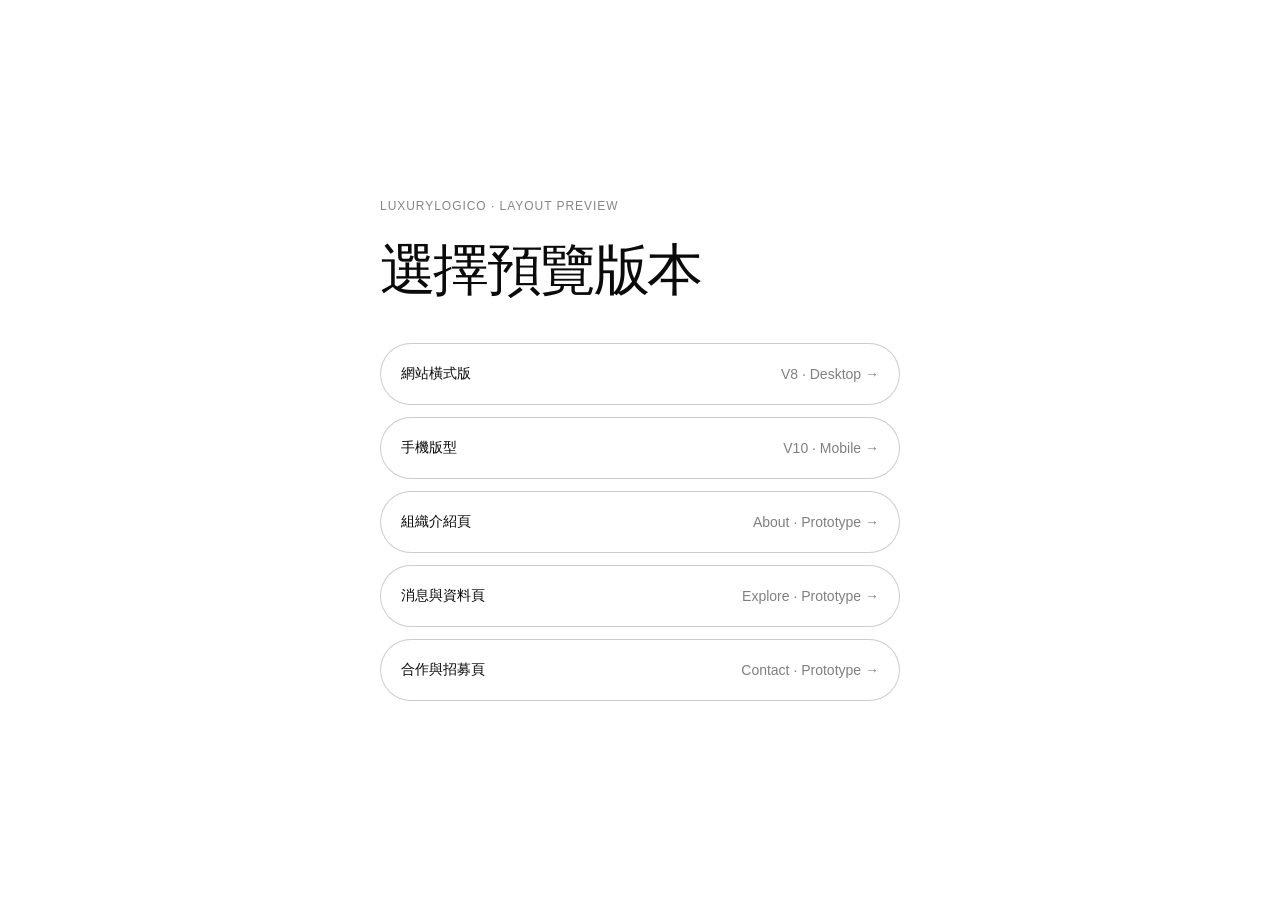
<file: index.html>
<!doctype html>
<html lang="zh-Hant">
<head>
  <meta charset="utf-8">
  <meta name="viewport" content="width=device-width,initial-scale=1,viewport-fit=cover">
  <meta name="theme-color" content="#050505">
  <title>朗機工官網_搜尋頁_測試</title>
  <meta property="og:title" content="朗機工官網_搜尋頁_測試">
  <meta property="og:description" content="LuxuryLogico 搜尋頁與組織介紹互動預覽">
  <meta property="og:type" content="website">
  <style>
    *{box-sizing:border-box}
    html,body{margin:0;min-height:100%;background:#050505;color:#f5f5f7;font-family:-apple-system,BlinkMacSystemFont,"SF Pro Text","Helvetica Neue",sans-serif}
    body{min-height:100svh;display:grid;place-items:center;padding:max(28px,env(safe-area-inset-top)) 24px max(28px,env(safe-area-inset-bottom))}
    main{width:min(520px,100%)}
    p{margin:0 0 28px;color:rgba(255,255,255,.48);font-size:12px;letter-spacing:.08em;text-transform:uppercase}
    h1{margin:0 0 44px;font-size:clamp(32px,10vw,56px);font-weight:400;line-height:1.02;letter-spacing:-.045em}
    nav{display:grid;gap:12px}
    a{display:flex;align-items:center;justify-content:space-between;min-height:62px;padding:0 20px;border:1px solid rgba(255,255,255,.18);border-radius:999px;color:#fff;text-decoration:none;font-size:14px;transition:.25s ease}
    a:active{transform:scale(.98);background:rgba(255,255,255,.08)}
    span{color:rgba(255,255,255,.55)}
  </style>
<link rel="stylesheet" href="light-theme.css">
  <style>
    .preview-index p{color:rgba(0,0,0,.48)!important}
    .preview-index nav{display:grid!important;gap:12px!important}
    .preview-index nav a{display:flex!important;align-items:center!important;justify-content:space-between!important;min-height:62px!important;padding:0 20px!important;border:1px solid rgba(0,0,0,.2)!important;border-radius:999px!important;color:#0a0a0a!important;background:#fff!important;text-decoration:none!important;pointer-events:auto!important}
    .preview-index nav a span{color:rgba(0,0,0,.5)!important}
    .preview-index nav a:hover,.preview-index nav a:active{background:#f2f2f2!important;border-color:rgba(0,0,0,.48)!important}
  </style>
</head>
<body class="preview-index">
  <main>
    <p>LuxuryLogico · Layout Preview</p>
    <h1>選擇預覽版本</h1>
    <nav>
      <a href="left.html">網站橫式版 <span>V8 · Desktop →</span></a>
      <a href="central.html">手機版型 <span>V10 · Mobile →</span></a>
      <a href="organization.html">組織介紹頁 <span>About · Prototype →</span></a>
      <a href="explore.html">消息與資料頁 <span>Explore · Prototype →</span></a>
      <a href="contact.html">合作與招募頁 <span>Contact · Prototype →</span></a>
    </nav>
  </main>
</body>
</html>
</file>
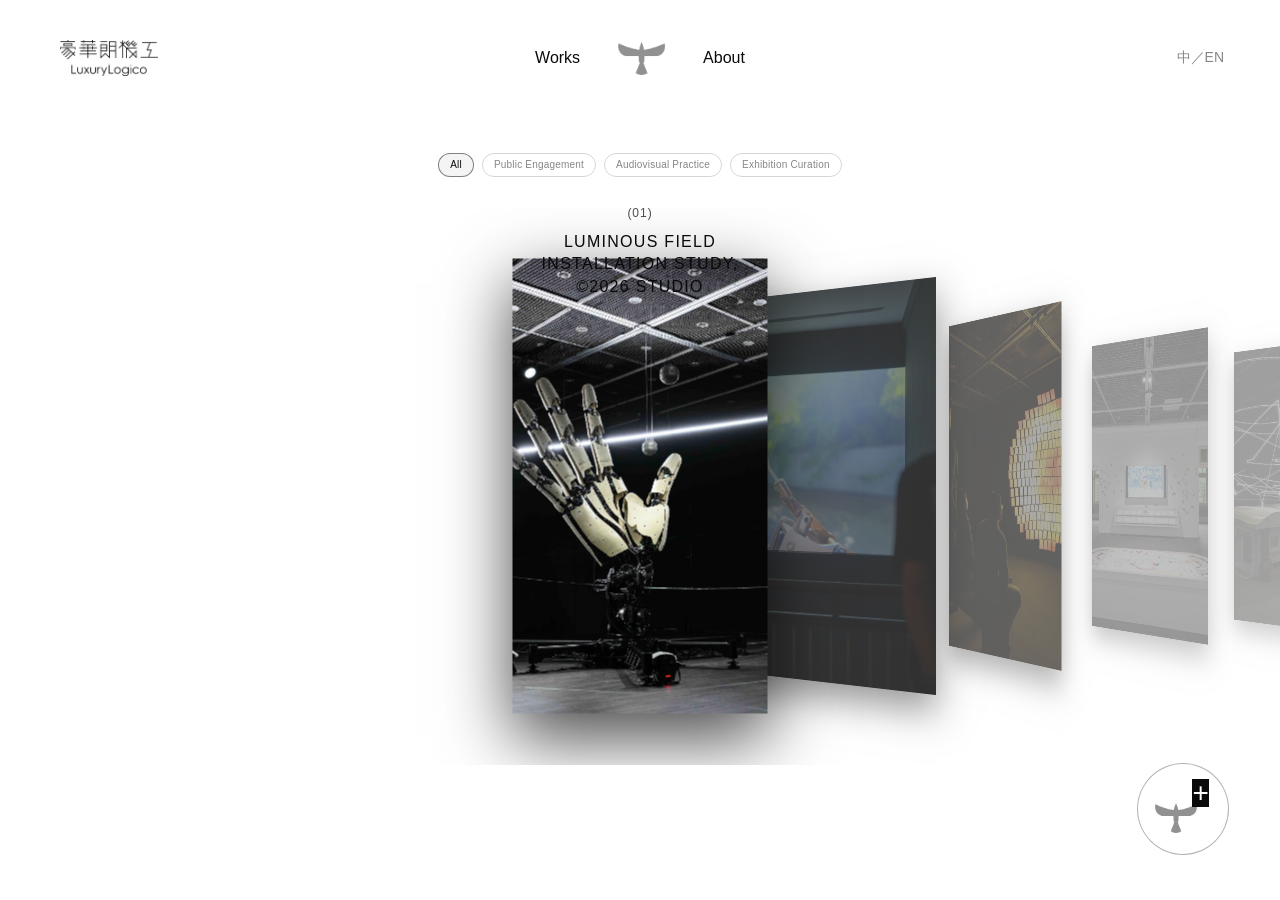
<file: central.html>
<!DOCTYPE html>
<html lang="zh-Hant">
<head>
<meta charset="UTF-8">
<meta name="viewport" content="width=device-width,initial-scale=1">
<title>LuxuryLogico — AI Explore Prototype</title>
<style>
*{box-sizing:border-box}
html,body{margin:0;width:100%;height:100%;overflow:hidden;background:#050505;color:#f4f4f4;font-family:Arial,"Noto Sans TC",sans-serif}
body{position:relative}
header{position:fixed;inset:0 0 auto;height:76px;display:flex;align-items:center;justify-content:space-between;padding:40px 56px 0 60px;z-index:50;background:linear-gradient(#000e,#0000)}
.brand{display:flex;align-items:center}.brand img{width:98px;height:auto;display:block}
nav{position:absolute;left:50%;transform:translateX(-50%);display:flex;gap:38px;align-items:center;font-size:16px;font-weight:200}
.nav-bird{width:47px;height:33px;object-fit:contain;cursor:pointer}
.language{font-size:14px;font-weight:300}
main{width:100%;height:100vh;position:relative;display:flex;align-items:center}
.project-info{position:absolute;left:50%;top:17vh;transform:translateX(-50%);width:min(70vw,900px);z-index:10;text-align:center;font-family:Arial,"Noto Sans TC",sans-serif;pointer-events:none}
.project-number{display:block;font-size:12px;font-weight:500;letter-spacing:.08em;line-height:1;margin:0 0 12px;opacity:.72;transition:opacity .18s ease,transform .18s ease}.project-info h1{font-size:16px;font-weight:500;letter-spacing:.08em;line-height:1.4;margin:0;transition:opacity .18s ease,transform .18s ease}.project-info.changing h1,.project-info.changing .project-number{opacity:0;transform:translateY(5px)}
.gallery-viewport{position:absolute;left:0;right:0;top:23vh;height:62vh;overflow:hidden;cursor:grab;touch-action:none;perspective:1250px;perspective-origin:50% 50%}
.gallery-viewport:active{cursor:grabbing}
.focus-marker{position:absolute;left:50%;top:0;bottom:0;width:1px;pointer-events:none;opacity:0}
.gallery{position:absolute;left:0;top:50%;display:flex;align-items:center;gap:0;width:max-content;padding-left:50vw;padding-right:50vw;transform:translate3d(0,-50%,0);transform-style:preserve-3d;will-change:transform}
.card{width:255px;height:455px;flex:none;overflow:hidden;opacity:.42;background:#111;margin-left:-58px;transform-style:preserve-3d;transform-origin:center center;backface-visibility:hidden;box-shadow:0 18px 40px rgba(0,0,0,.5);transition:opacity .28s ease,filter .28s ease;will-change:transform}
.card:first-child{margin-left:0}.card img{width:100%;height:100%;object-fit:cover;filter:brightness(.48) saturate(.82);transition:filter .28s ease}
.card.active{opacity:1;z-index:50;box-shadow:0 24px 65px rgba(0,0,0,.72)}
.card.active img{filter:brightness(1) saturate(1)}
.card:hover img{filter:brightness(.72) saturate(.95)}
.description{position:absolute;left:3.5vw;bottom:6.5vh;width:350px;font-size:13px;line-height:1.65;opacity:.72}
.explore-button{position:fixed;right:4vw;bottom:5vh;width:92px;height:92px;border:1px solid rgba(255,255,255,.28);border-radius:50%;background:transparent;display:flex;align-items:center;justify-content:center;cursor:pointer;z-index:100;transition:.28s}
.explore-button:hover{transform:scale(1.06);filter:drop-shadow(0 0 18px rgba(122,70,255,.35))}
.explore-button img{width:42px;height:42px;object-fit:contain;transform:translate(-7px,9px)}
.spark{position:absolute;right:19px;top:15px;color:#fff;font-size:28px;font-weight:500;line-height:1;text-shadow:none}
.ai-panel{position:fixed;right:4vw;bottom:5vh;width:390px;height:520px;background:rgba(10,10,12,.97);border:1px solid rgba(255,255,255,.16);backdrop-filter:blur(22px);z-index:200;display:flex;flex-direction:column;opacity:0;pointer-events:none;transform:translateY(30px) scale(.96);transition:.38s cubic-bezier(.22,.61,.36,1)}
.ai-panel.open{opacity:1;pointer-events:auto;transform:none}
.ai-header{padding:24px;display:flex;justify-content:space-between;align-items:center;border-bottom:1px solid rgba(255,255,255,.1)}
.ai-title{font-size:14px} .ai-title small{display:block;margin-top:7px;opacity:.45;font-size:11px}
.close{cursor:pointer;font-size:20px;opacity:.65} .ai-content{flex:1;padding:22px;overflow:auto}
.message{max-width:90%;margin-bottom:14px;padding:13px 15px;font-size:13px;line-height:1.6;background:#18181b}
.message.user{margin-left:auto;background:#29252f}
.quick-options{display:flex;flex-direction:column;gap:6px;margin-top:20px}
.quick-option{padding:11px 13px;border:1px solid rgba(255,255,255,.13);font-size:12px;cursor:pointer}
.quick-option:hover{background:#fff;color:#000}
.ai-input-area{padding:17px;border-top:1px solid rgba(255,255,255,.1);display:flex;gap:10px}
.ai-input{flex:1;border:0;outline:0;background:#18181b;color:#fff;padding:12px}
.send{width:42px;border:0;background:#fff;cursor:pointer}
.hint{position:fixed;left:50%;bottom:3.2vh;transform:translateX(-50%);font-size:11px;letter-spacing:.08em;opacity:.38}
.mobile-menu-button,.mobile-menu-panel{display:none}
@media(max-width:800px){
  header{height:76px;padding:52px 16px 0 19px;background:linear-gradient(#000 58%,#0000)}
  .brand img{width:67.2px}
  nav{left:50%;gap:0}
  nav span{display:none}
  .nav-bird{width:24px;height:17px}
  .language{display:none}
  .mobile-menu-button{display:flex;position:absolute;right:16px;top:61px;width:14px;height:7px;padding:0;border:0;background:transparent;flex-direction:column;justify-content:space-between;z-index:72}
  .mobile-menu-button span{display:block;width:100%;height:1px;background:#fff;transition:.25s ease}
  .mobile-menu-button.open span:first-child{transform:translateY(3px) rotate(45deg)}
  .mobile-menu-button.open span:last-child{transform:translateY(-3px) rotate(-45deg)}
  .mobile-menu-panel{display:flex;position:fixed;top:0;right:0;width:100%;height:100svh;padding:106px 24px 36px;background:rgba(5,5,5,.97);z-index:60;flex-direction:column;gap:26px;opacity:0;pointer-events:none;transform:translateY(-12px);transition:.25s ease}
  .mobile-menu-panel.open{opacity:1;pointer-events:auto;transform:none}
  .mobile-menu-panel a{color:#fff;text-decoration:none;font-size:26px;font-weight:400;letter-spacing:-.02em}
  .mobile-menu-panel small{margin-top:auto;color:rgba(255,255,255,.45);font-size:12px}
  .project-info{left:4vw;right:4vw;top:13vh;width:auto;transform:none;text-align:center;z-index:18}
  .project-categories-wrap{margin-bottom:23px}
  .project-categories{max-width:92vw;overflow-x:auto;justify-content:flex-start;flex-wrap:nowrap;padding:0 2px 3px;scrollbar-width:none}
  .project-categories::-webkit-scrollbar{display:none}
  .project-number{margin-bottom:11px;font-size:10px}
  .project-info h1{font-size:12px;line-height:1.45}
  .description{display:none}
  .gallery-viewport{top:36vh;height:48vh;perspective:900px}
  .focus-marker{left:50%}
  .gallery{padding-left:50vw;padding-right:62vw}
  .card{width:min(68vw,270px);height:42vh;max-height:420px;margin-left:-20vw;box-shadow:none;transition:opacity .12s linear;contain:layout paint;will-change:transform,opacity}
  .card:first-child{margin-left:0}
  .card.active{width:min(68vw,270px);height:42vh;max-height:420px}
  .card.active{box-shadow:none}
  .card img,.card.active img,.card:hover img{filter:none;transition:none;transform:translateZ(0)}
  .explore-button{right:18px;bottom:24px;width:72px;height:72px}
  .explore-button img{width:31px;height:31px}
  .spark{right:14px;top:10px;font-size:23px}
  .ai-panel{right:0;bottom:0;width:100%;height:min(72svh,620px)}
}

.project-categories-wrap{
width:100%;
display:flex;
justify-content:center;
margin:0 0 30px 0;
}
.project-categories{
display:flex;
justify-content:center;
align-items:center;
flex-wrap:wrap;
gap:8px;
width:fit-content;
max-width:90vw;
}
.project-categories button{
appearance:none;
-webkit-appearance:none;
height:24px;
padding:0 11px;
border:1px solid rgba(255,255,255,.12);
border-radius:999px;
background:rgba(255,255,255,0);
color:rgba(255,255,255,.42);
font-family:-apple-system,BlinkMacSystemFont,"SF Pro Text","Helvetica Neue",Arial,sans-serif;
font-size:10px;
font-weight:400;
letter-spacing:.02em;
line-height:22px;
white-space:nowrap;
cursor:pointer;
transition:
  color .22s cubic-bezier(.4,0,.2,1),
  border-color .22s cubic-bezier(.4,0,.2,1),
  background .22s cubic-bezier(.4,0,.2,1),
  transform .22s cubic-bezier(.4,0,.2,1);
}
.project-categories button:hover{
color:rgba(255,255,255,.82);
border-color:rgba(255,255,255,.22);
background:rgba(255,255,255,.025);
}
.project-categories button.active{
color:rgba(255,255,255,.96);
border-color:rgba(255,255,255,.28);
background:rgba(255,255,255,.055);
}
.project-categories button:active{
transform:scale(.975);
}


.project-categories-wrap,
.project-categories,
.project-categories button{
pointer-events:auto;
}
.project-categories-wrap{
position:relative;
z-index:30;
}

</style>
<link rel="stylesheet" href="light-theme.css">
</head>
<body>
<header>
  <div class="brand"><img src="embedded-7d630d246b0b.png" alt="豪華朗機工 LuxuryLogico"></div>
  <nav><span>Works</span><img class="nav-bird" src="embedded-cacb32ca5c6c.png" alt="天氣鳥"><span>About</span></nav>
  <div class="language">中／EN</div>
  <button class="mobile-menu-button" id="mobileMenuButton" aria-label="開啟選單" aria-expanded="false"><span></span><span></span></button>
</header>

<div class="mobile-menu-panel" id="mobileMenuPanel" aria-hidden="true">
  <a href="#">Works</a>
  <a href="#">About</a>
  <a href="#">CN / EN</a>
  <small>LuxuryLogico</small>
</div>

<main>
  <div class="project-info" id="projectInfo"><div class="project-categories-wrap"><div class="project-categories">
<button class="active">All</button>
<button>Public Engagement</button>
<button>Audiovisual Practice</button>
<button>Exhibition Curation</button>
</div></div>
<div class="project-number" id="projectNumber">(01)</div><h1 id="projectTitle">LUMINOUS FIELD<br>INSTALLATION STUDY,<br>©2026 STUDIO</h1></div>

  <div class="gallery-viewport" id="viewport">
    <div class="focus-marker" id="focusMarker"></div>
    <div class="gallery" id="gallery">
      <div class="card active"><img src="embedded-e993987c439f.png" alt="朗機工作品 1"></div>
      <div class="card"><img src="embedded-ccab87a27545.jpg" alt="朗機工作品 2"></div>
      <div class="card"><img src="embedded-40e23b1a781f.jpg" alt="朗機工作品 3"></div>
      <div class="card"><img src="embedded-21c46f4093a5.jpg" alt="朗機工作品 4"></div>
      <div class="card"><img src="embedded-31c19999a4d3.png" alt="朗機工作品 5"></div>
      <div class="card"><img src="embedded-b8e778877b76.jpg" alt="朗機工作品 6"></div>
      <div class="card"><img src="embedded-e993987c439f.png" alt="朗機工作品 7"></div>
      <div class="card"><img src="embedded-ccab87a27545.jpg" alt="朗機工作品 8"></div>
    </div>
  </div>
</main>

<div class="explore-button" id="exploreButton">
  <img src="embedded-cacb32ca5c6c.png" alt="天氣鳥">
  <span class="spark">+</span>
</div>

<div class="ai-panel" id="aiPanel">
  <div class="ai-header">
    <div class="ai-title">深度探索<small>WEATHER BIRD / AI EXPLORE</small></div>
    <div class="close" id="closePanel">×</div>
  </div>
  <div class="ai-content" id="aiContent">
    <div class="message">我已經看過目前的搜尋結果。<br><br>想從哪個方向繼續探索？</div>
    <div class="quick-options">
      <div class="quick-option">推薦更多相關作品</div>
      <div class="quick-option">這些作品之間有什麼關聯？</div>
      <div class="quick-option">換一個方向探索</div>
    </div>
  </div>
  <div class="ai-input-area">
    <input class="ai-input" id="aiInput" placeholder="輸入你想探索的內容">
    <button class="send" id="sendButton">↑</button>
  </div>
</div>

<script>
const viewport = document.getElementById('viewport');
const gallery = document.getElementById('gallery');
let cards = [...document.querySelectorAll('.card')];
const projectTitles = ['LUMINOUS FIELD<br>INSTALLATION STUDY,<br>©2026 STUDIO', 'SIGNAL IN MOTION<br>LIGHT AND SPACE,<br>©2026 STUDIO', 'MECHANICAL DREAM<br>ROBOTIC INSTALLATION,<br>©2026 STUDIO', 'FLOATING ARCHIVE<br>INTERACTIVE MEDIA,<br>©2026 STUDIO', 'DRAWING THE AIR<br>PUBLIC ART PROJECT,<br>©2026 STUDIO', 'NEON MEMORY<br>SPATIAL EXPERIMENT,<br>©2026 STUDIO', 'FRAGILE SYSTEM<br>MATERIAL RESEARCH,<br>©2026 STUDIO', 'AFTER THE SIGNAL<br>MEDIA INSTALLATION,<br>©2026 STUDIO'];
const cardTitleMap = new Map(cards.map((card, i) => [card, projectTitles[i]]));
const projectInfo = document.getElementById('projectInfo');
const projectNumber = document.getElementById('projectNumber');
const projectTitle = document.getElementById('projectTitle');
let activeIndex = -1;
let offset = 0;
let dragging = false;
let startX = 0;
let startOffset = 0;
let velocity = 0;
let lastX = 0;
let lastMoveTime = 0;
let raf = null;
let dragFrame = null;
let cardCenters = new Map();

function focusX(){ return window.innerWidth * .5; }
function rebuildCardCenters(){
  cardCenters = new Map(cards.map(card => [card, card.offsetLeft + card.offsetWidth / 2]));
}
function cardCenterX(card){
  return (cardCenters.get(card) ?? (card.offsetLeft + card.offsetWidth / 2)) + offset;
}

function bounds(){
  const first = cards[0];
  const last = cards[cards.length - 1];
  const firstCenter = first.offsetLeft + first.offsetWidth / 2;
  const lastCenter = last.offsetLeft + last.offsetWidth / 2;
  return {
    max: focusX() - firstCenter,
    min: focusX() - lastCenter
  };
}

function clamp(){
  const b = bounds();
  offset = Math.max(b.min, Math.min(b.max, offset));
}

function render(){
  gallery.style.transform = `translate3d(${offset}px,-50%,0)`;
  updateActive();
}

function updateActive(){
  const target = focusX();
  let nearest = cards[0], dist = Infinity, nextIndex = 0;
  const positions = cards.map(card => ({card,center:cardCenterX(card)}));

  positions.forEach(({card,center}, index) => {
    const delta = center - target;
    const d = Math.abs(delta);

    if (d < dist) {
      dist = d;
      nearest = card;
      nextIndex = index;
    }

    const normalized = Math.max(-2.8, Math.min(2.8, delta / 235));
    const absN = Math.abs(normalized);
    const direction = normalized < 0 ? 1 : -1;

    const rotateY = direction * Math.min(72, absN * 47);
    const translateZ = -Math.min(360, absN * 120);
    const translateX = normalized * 15;
    const scale = Math.max(.78, 1 - absN * .075);

    card.style.transform =
      `translate3d(${translateX}px,0,${translateZ}px) rotateY(${rotateY}deg) scale(${scale})`;
    card.style.zIndex = String(100 - Math.round(absN * 15));
    card.style.opacity = String(Math.max(.22, 1 - absN * .22));
  });

  cards.forEach(c => c.classList.toggle('active', c === nearest));

  if (nextIndex !== activeIndex) {
    activeIndex = nextIndex;
    projectInfo.classList.add('changing');
    window.clearTimeout(updateActive.textTimer);
    updateActive.textTimer = window.setTimeout(() => {
      projectNumber.textContent = `(${String(activeIndex + 1).padStart(2,'0')})`;
    projectTitle.innerHTML = cardTitleMap.get(nearest) || projectTitles[activeIndex];
      projectInfo.classList.remove('changing');
    }, 150);
  }
}

function animateInertia(){
  cancelAnimationFrame(raf);
  const tick = () => {
    if(dragging) return;
    if(Math.abs(velocity) < .2) return snapToActive();
    offset += velocity;
    const rawOffset = offset;
    velocity *= .92;
    clamp();
    if(offset !== rawOffset) velocity = 0;
    render();
    raf = requestAnimationFrame(tick);
  };
  tick();
}

function snapToActive(){
  updateActive();
  const active = document.querySelector('.card.active');
  if(!active) return;
  const delta = focusX() - cardCenterX(active);
  const start = offset;
  const end = offset + delta;
  const duration = 360;
  const t0 = performance.now();
  function step(now){
    const p = Math.min(1,(now-t0)/duration);
    const ease = 1-Math.pow(1-p,3);
    offset = start + (end-start)*ease;
    clamp();
    render();
    if(p<1) requestAnimationFrame(step);
  }
  requestAnimationFrame(step);
}

viewport.addEventListener('wheel', e => {
  e.preventDefault();
  velocity += (-e.deltaY - e.deltaX) * .18;
  animateInertia();
}, {passive:false});

viewport.addEventListener('pointerdown', e => {
  cancelAnimationFrame(raf);
  raf = null;
  if(dragFrame){ cancelAnimationFrame(dragFrame); dragFrame = null; }
  dragging = true;
  startX = lastX = e.clientX;
  lastMoveTime = e.timeStamp;
  startOffset = offset;
  velocity = 0;
  viewport.setPointerCapture(e.pointerId);
});

viewport.addEventListener('pointermove', e => {
  if(!dragging) return;
  const samples = e.getCoalescedEvents ? e.getCoalescedEvents() : [e];
  const point = samples[samples.length - 1] || e;
  const dx = point.clientX - startX;
  const elapsed = Math.max(1, point.timeStamp - lastMoveTime);
  velocity = (point.clientX - lastX) / elapsed * 16.67;
  lastX = point.clientX;
  lastMoveTime = point.timeStamp;
  offset = startOffset + dx;
  clamp();
  if(!dragFrame){
    dragFrame = requestAnimationFrame(() => {
      dragFrame = null;
      render();
    });
  }
});

viewport.addEventListener('pointerup', e => {
  dragging = false;
  try{viewport.releasePointerCapture(e.pointerId)}catch(_e){}
  if(dragFrame){
    cancelAnimationFrame(dragFrame);
    dragFrame = null;
    render();
  }
  animateInertia();
});

cards.forEach(card => card.addEventListener('click', () => {
  offset += focusX() - cardCenterX(card);
  clamp();
  render();
  snapToActive();
}));

window.addEventListener('resize', () => { rebuildCardCenters(); clamp(); render(); });
setTimeout(() => { 
  rebuildCardCenters();
  const active = document.querySelector('.card.active');
  offset += focusX() - cardCenterX(active);
  render();
}, 80);

/* Mobile menu */
const mobileMenuButton=document.getElementById('mobileMenuButton');
const mobileMenuPanel=document.getElementById('mobileMenuPanel');
mobileMenuButton.addEventListener('click',()=>{
  const open=mobileMenuButton.classList.toggle('open');
  mobileMenuPanel.classList.toggle('open',open);
  mobileMenuButton.setAttribute('aria-expanded',String(open));
  mobileMenuPanel.setAttribute('aria-hidden',String(!open));
});

/* AI panel */
const exploreButton=document.getElementById('exploreButton');
const aiPanel=document.getElementById('aiPanel');
document.getElementById('closePanel').onclick=()=>{aiPanel.classList.remove('open');exploreButton.style.display='flex'};
exploreButton.onclick=()=>{aiPanel.classList.add('open');exploreButton.style.display='none'};
const aiContent=document.getElementById('aiContent');
const aiInput=document.getElementById('aiInput');
function addMessage(text,user=false){
  const d=document.createElement('div'); d.className='message'+(user?' user':''); d.innerText=text;
  aiContent.appendChild(d); aiContent.scrollTop=aiContent.scrollHeight;
}
document.querySelectorAll('.quick-option').forEach(q=>q.onclick=()=>{
  addMessage(q.innerText,true);
  setTimeout(()=>addMessage('我會承接目前的搜尋結果，依照這個方向繼續分析與推薦內容。'),450);
});
function submit(){
  const t=aiInput.value.trim(); if(!t)return;
  addMessage(t,true); aiInput.value='';
  setTimeout(()=>addMessage('我會承接目前的搜尋結果，從你提出的方向重新分析作品之間的關聯。'),450);
}
document.getElementById('sendButton').onclick=submit;
aiInput.onkeydown=e=>{if(e.key==='Enter')submit()};
</script>




<script>
(function(){
  const buttons = [...document.querySelectorAll('.project-categories button')];
  if(!buttons.length || !gallery) return;

  const originalOrder = [...cards];
  const orders = new Map();

  function shuffleCopy(source){
    const arr = [...source];
    for(let i = arr.length - 1; i > 0; i--){
      const j = Math.floor(Math.random() * (i + 1));
      [arr[i], arr[j]] = [arr[j], arr[i]];
    }
    return arr;
  }

  orders.set('All', originalOrder);
  buttons.forEach(button => {
    const key = button.textContent.trim();
    if(key !== 'All') orders.set(key, shuffleCopy(originalOrder));
  });

  function showCategory(key){
    const order = [...(orders.get(key) || originalOrder)];

    // Update both DOM order and the coverflow's internal card order.
    order.forEach(card => gallery.appendChild(card));
    cards = order;

    // Stop any ongoing inertia / drag state.
    cancelAnimationFrame(raf);
    velocity = 0;
    dragging = false;
    activeIndex = -1;

    // Set the first card to its full active width before calculating center.
    const first = cards[0];
    cards.forEach((card, i) => card.classList.toggle('active', i === 0));
    void first.offsetWidth;
    rebuildCardCenters();

    // Put the first card at the focus point, then re-measure after its 3D state settles.
    offset = bounds().max;
    gallery.style.transform = `translate3d(${offset}px,-50%,0)`;
    requestAnimationFrame(() => requestAnimationFrame(() => {
      cards.forEach((card, i) => card.classList.toggle('active', i === 0));
      offset += focusX() - cardCenterX(first);
      gallery.style.transform = `translate3d(${offset}px,-50%,0)`;
      updateActive();
    }));

    // Force first artwork info immediately.
    activeIndex = 0;
    projectNumber.textContent = '(01)';
    projectTitle.innerHTML = cardTitleMap.get(first) || projectTitles[0];
    projectInfo.classList.remove('changing');
  }

  buttons.forEach(button => {
    button.addEventListener('click', () => {
      buttons.forEach(b => b.classList.remove('active'));
      button.classList.add('active');
      showCategory(button.textContent.trim());
    });
  });
})();
</script>

<script>
document.querySelector('.nav-bird')?.addEventListener('click',()=>{window.location.href='search.html?from=mobile'});
</script>
</body>
</html>
</file>
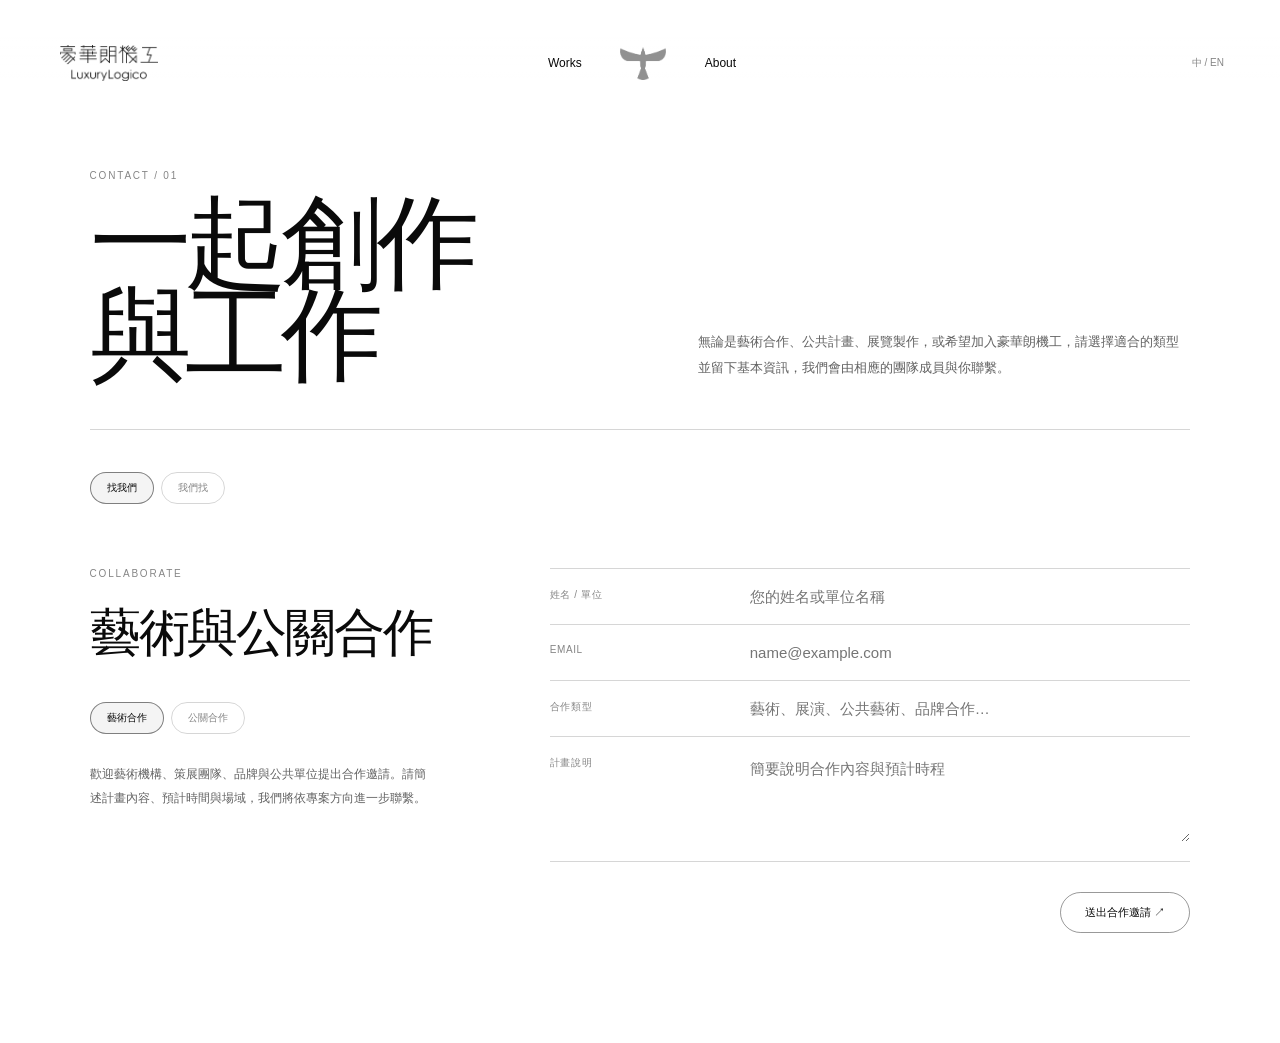
<file: contact.html>
<!doctype html>
<html lang="zh-Hant"><head><meta charset="utf-8"><meta name="viewport" content="width=device-width,initial-scale=1,viewport-fit=cover"><meta name="theme-color" content="#050505"><title>豪華朗機工｜Contact</title><style>
  :root{--bg:#050505;--fg:#f2f2f2;--muted:rgba(255,255,255,.46);--line:rgba(255,255,255,.16);--ease:cubic-bezier(.22,.61,.36,1)}*{box-sizing:border-box}html,body{margin:0;min-height:100%;background:var(--bg);color:var(--fg);font-family:-apple-system,BlinkMacSystemFont,"SF Pro Text","Helvetica Neue","Noto Sans TC",sans-serif;font-weight:300}button,input,textarea{font:inherit;color:inherit}button{cursor:pointer}a{color:inherit;text-decoration:none}.header{position:fixed;z-index:20;inset:0 0 auto;height:88px;display:grid;grid-template-columns:1fr auto 1fr;align-items:center;padding:38px 56px 0 60px;background:linear-gradient(#050505 40%,rgba(5,5,5,.78) 72%,transparent)}.brand{width:98px}.brand img{display:block;width:100%}.nav{display:flex;align-items:center;gap:38px;font-size:12px}.nav img{width:47px;height:33px;object-fit:contain}.lang{justify-self:end;font-size:10px;color:var(--muted)}.menu{display:none}main{padding:170px clamp(30px,7vw,120px) 110px}.hero{display:grid;grid-template-columns:1fr 1fr;gap:9vw;align-items:end;padding-bottom:48px;border-bottom:1px solid var(--line)}.eyebrow{font-size:10px;letter-spacing:.18em;color:var(--muted);text-transform:uppercase}.hero h1{font-size:clamp(54px,8vw,126px);line-height:.9;font-weight:280;letter-spacing:-.06em;margin:16px 0 0}.hero p{font-size:13px;line-height:2;color:rgba(255,255,255,.62);margin:0;max-width:620px}.tabs{display:flex;gap:7px;margin:42px 0 64px}.tab,.subtab{border:1px solid var(--line);border-radius:999px;background:transparent;padding:8px 16px;font-size:10px;color:var(--muted);transition:.25s}.tab:hover,.tab.active,.subtab:hover,.subtab.active{color:#fff;border-color:rgba(255,255,255,.5);background:rgba(255,255,255,.05)}.panel{display:none;grid-template-columns:.7fr 1.3fr;gap:clamp(55px,9vw,150px);animation:in .42s var(--ease)}.panel.active{display:grid}@keyframes in{from{opacity:0;transform:translateY(8px)}to{opacity:1;transform:none}}.panel-copy h2{font-size:clamp(30px,4vw,58px);font-weight:300;letter-spacing:-.04em;margin:20px 0 34px}.subtabs{display:flex;gap:7px;margin-bottom:28px}.panel-copy p{font-size:12px;line-height:2;color:var(--muted);max-width:520px}.form{border-top:1px solid var(--line)}.field{display:grid;grid-template-columns:170px 1fr;gap:30px;padding:19px 0;border-bottom:1px solid var(--line);align-items:start}.field label{font-size:10px;color:var(--muted);letter-spacing:.06em;text-transform:uppercase}.field input,.field textarea{width:100%;border:0;outline:0;background:transparent;font-size:15px;padding:0;resize:vertical}.field textarea{min-height:86px;line-height:1.7}.submit{margin-top:30px;float:right;border:1px solid rgba(255,255,255,.38);border-radius:999px;background:transparent;padding:12px 24px;font-size:11px}.submit:hover{background:#fff;color:#050505}.status{height:20px;margin-top:42px;font-size:10px;color:var(--muted)}
  @media(max-width:720px){.header{height:76px;padding:52px 16px 0 19px;background:#050505}.brand{width:67px}.nav a{display:none}.nav img{width:24px;height:17px}.lang{display:none}.menu{display:flex;justify-self:end;width:14px;height:7px;flex-direction:column;justify-content:space-between}.menu i{height:1px;background:#fff;width:100%}main{padding:122px 20px 76px}.hero{grid-template-columns:1fr;gap:38px}.hero h1{font-size:58px}.tabs{margin:30px 0 50px}.panel.active{display:block}.panel-copy{margin-bottom:52px}.field{grid-template-columns:1fr;gap:10px}.submit{width:100%;float:none}}
  </style><link rel="stylesheet" href="light-theme.css"><script src="https://mcp.figma.com/mcp/html-to-design/capture.js" async></script></head><body>
  <header class="header"><a class="brand" href="index.html"><img src="embedded-7d630d246b0b.png" alt="豪華朗機工 LuxuryLogico"></a><nav class="nav"><a href="left.html">Works</a><img src="embedded-cacb32ca5c6c.png" alt="天氣鳥"><a href="organization.html">About</a></nav><div class="lang">中 / EN</div><button class="menu" aria-label="選單"><i></i><i></i></button></header>
  <main><section class="hero"><div><div class="eyebrow">Contact / 01</div><h1>一起創作<br>與工作</h1></div><p>無論是藝術合作、公共計畫、展覽製作，或希望加入豪華朗機工，請選擇適合的類型並留下基本資訊，我們會由相應的團隊成員與你聯繫。</p></section><nav class="tabs"><button class="tab active" data-panel="find-us">找我們</button><button class="tab" data-panel="join-us">我們找</button></nav>
    <section class="panel active" id="find-us"><div class="panel-copy"><div class="eyebrow">Collaborate</div><h2>藝術與公關合作</h2><div class="subtabs"><button class="subtab active">藝術合作</button><button class="subtab">公關合作</button></div><p>歡迎藝術機構、策展團隊、品牌與公共單位提出合作邀請。請簡述計畫內容、預計時間與場域，我們將依專案方向進一步聯繫。</p></div><form class="form"><div class="field"><label>姓名 / 單位</label><input required placeholder="您的姓名或單位名稱"></div><div class="field"><label>Email</label><input required type="email" placeholder="name@example.com"></div><div class="field"><label>合作類型</label><input placeholder="藝術、展演、公共藝術、品牌合作…"></div><div class="field"><label>計畫說明</label><textarea placeholder="簡要說明合作內容與預計時程"></textarea></div><button class="submit">送出合作邀請 ↗</button><div class="status"></div></form></section>
    <section class="panel" id="join-us"><div class="panel-copy"><div class="eyebrow">Join the team</div><h2>正式與實習招募</h2><div class="subtabs"><button class="subtab active">正式招募</button><button class="subtab">實習招募</button></div><p>我們尋找願意跨領域協作、重視細節並能共同解決現場問題的夥伴。請提供履歷、作品集連結及希望參與的職位方向。</p></div><form class="form"><div class="field"><label>姓名</label><input required placeholder="您的姓名"></div><div class="field"><label>Email</label><input required type="email" placeholder="name@example.com"></div><div class="field"><label>申請職位</label><input placeholder="設計、製作、專案、技術…"></div><div class="field"><label>履歷連結</label><input type="url" placeholder="https://"></div><div class="field"><label>作品集連結</label><input type="url" placeholder="https://"></div><button class="submit">送出應徵資料 ↗</button><div class="status"></div></form></section>
  </main><script>document.querySelector('.tabs').onclick=e=>{if(!e.target.matches('.tab'))return;document.querySelectorAll('.tab,.panel').forEach(n=>n.classList.remove('active'));e.target.classList.add('active');document.getElementById(e.target.dataset.panel).classList.add('active')};document.querySelectorAll('.subtabs').forEach(x=>x.onclick=e=>{if(!e.target.matches('.subtab'))return;x.querySelectorAll('.subtab').forEach(n=>n.classList.remove('active'));e.target.classList.add('active')});document.querySelectorAll('form').forEach(f=>f.onsubmit=e=>{e.preventDefault();f.querySelector('.status').textContent='已收到資料，此頁為互動示意，不會實際送出。'});if(new URLSearchParams(location.search).get('demo')==='join'){document.querySelectorAll('.tab,.panel').forEach(n=>n.classList.remove('active'));document.querySelector('[data-panel="join-us"]').classList.add('active');document.getElementById('join-us').classList.add('active')}</script></body></html>
</file>
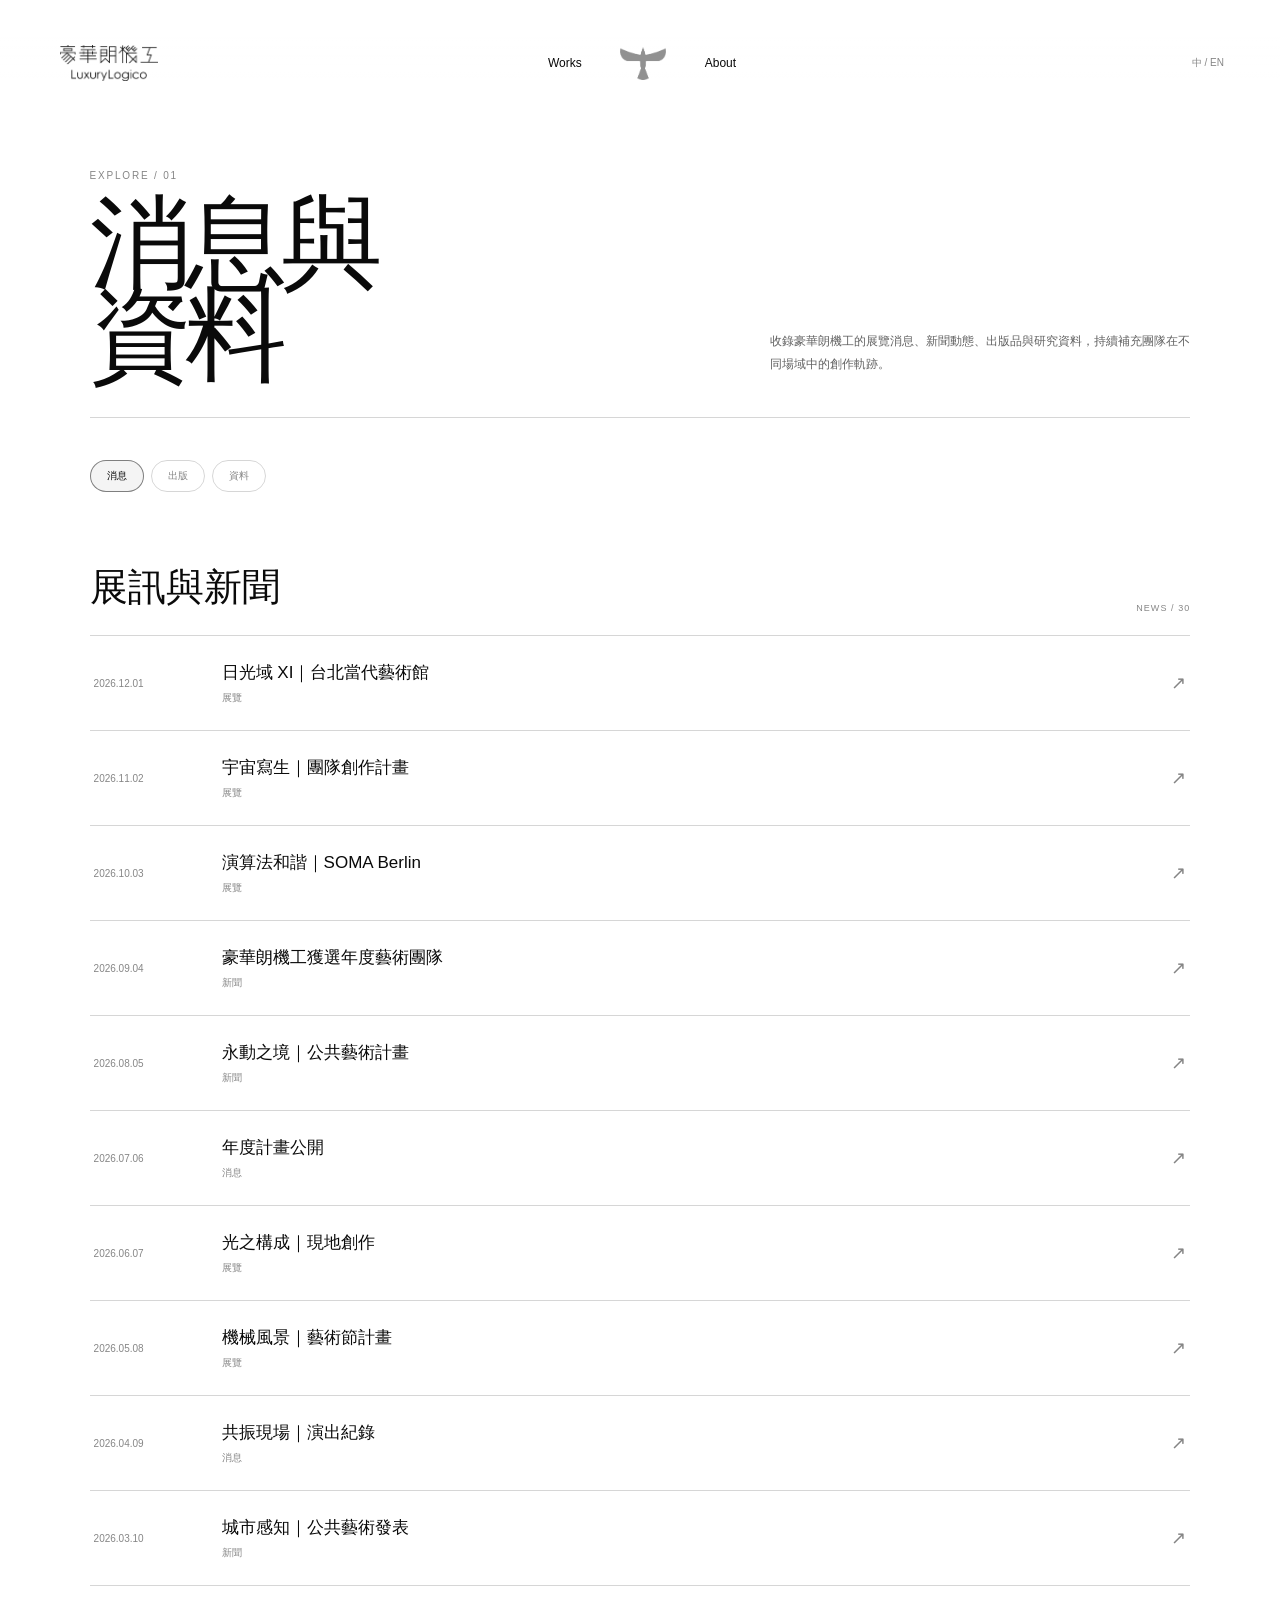
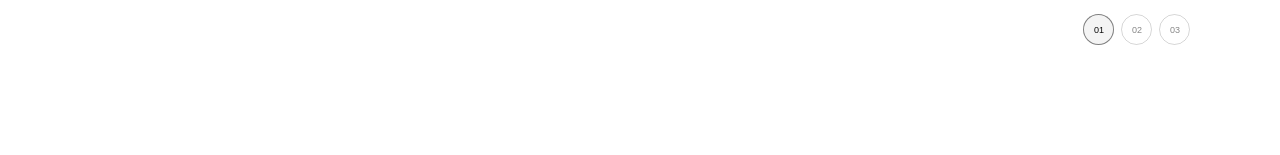
<file: explore.html>
<!doctype html>
<html lang="zh-Hant">
<head>
  <meta charset="utf-8">
  <meta name="viewport" content="width=device-width,initial-scale=1,viewport-fit=cover">
  <meta name="theme-color" content="#050505">
  <title>豪華朗機工｜Explore</title>
  <style>
    :root{--bg:#050505;--fg:#f2f2f2;--muted:rgba(255,255,255,.46);--line:rgba(255,255,255,.16);--ease:cubic-bezier(.22,.61,.36,1)}
    *{box-sizing:border-box}html,body{margin:0;min-height:100%;background:var(--bg);color:var(--fg);font-family:-apple-system,BlinkMacSystemFont,"SF Pro Text","Helvetica Neue","Noto Sans TC",sans-serif;font-weight:300}button,a{font:inherit;color:inherit}button{cursor:pointer}a{text-decoration:none}.header{position:fixed;z-index:20;inset:0 0 auto;height:88px;display:grid;grid-template-columns:1fr auto 1fr;align-items:center;padding:38px 56px 0 60px;background:linear-gradient(#050505 40%,rgba(5,5,5,.78) 72%,transparent)}.brand{width:98px}.brand img{display:block;width:100%}.nav{display:flex;align-items:center;gap:38px;font-size:12px}.nav img{width:47px;height:33px;object-fit:contain}.lang{justify-self:end;font-size:10px;color:var(--muted)}.menu{display:none}
    main{padding:170px clamp(30px,7vw,120px) 110px}.hero{display:flex;justify-content:space-between;align-items:end;padding-bottom:36px;border-bottom:1px solid var(--line)}.eyebrow{font-size:10px;letter-spacing:.18em;color:var(--muted);text-transform:uppercase}.hero h1{margin:16px 0 0;font-size:clamp(54px,8vw,126px);line-height:.9;font-weight:280;letter-spacing:-.06em}.hero p{width:min(420px,35vw);font-size:12px;line-height:1.9;color:var(--muted);margin:0 0 6px}.tabs{display:flex;gap:7px;margin:42px 0 70px}.tab{border:1px solid var(--line);border-radius:999px;background:transparent;padding:8px 16px;font-size:10px;color:var(--muted);transition:.25s}.tab:hover,.tab.active{color:#fff;border-color:rgba(255,255,255,.5);background:rgba(255,255,255,.05)}.section{display:none}.section.active{display:block;animation:in .45s var(--ease)}@keyframes in{from{opacity:0;transform:translateY(8px)}to{opacity:1;transform:none}}.section-head{display:flex;justify-content:space-between;align-items:end;margin-bottom:22px}.section-head h2{font-size:clamp(28px,3vw,44px);font-weight:300;margin:0}.section-head span{font-size:9px;color:var(--muted);letter-spacing:.12em}.list{border-top:1px solid var(--line)}.row{width:100%;display:grid;grid-template-columns:100px 1fr auto;gap:28px;align-items:center;text-align:left;border:0;border-bottom:1px solid var(--line);background:transparent;padding:25px 4px;transition:.25s}.row:hover{padding-left:14px;background:rgba(255,255,255,.035)}.date{font-size:10px;color:var(--muted)}.row h3{font-size:17px;font-weight:350;margin:0 0 7px}.row p{font-size:10px;color:var(--muted);margin:0}.arrow{font-size:18px;color:var(--muted)}.pagination{display:flex;justify-content:flex-end;gap:7px;padding-top:28px}.page-btn{width:31px;height:31px;border:1px solid var(--line);border-radius:50%;background:transparent;color:var(--muted);font-size:9px}.page-btn:hover,.page-btn.active{border-color:rgba(255,255,255,.55);color:#fff;background:rgba(255,255,255,.05)}.detail{display:none;grid-template-rows:auto 1fr;min-height:650px;border-top:1px solid var(--line);animation:in .45s var(--ease)}.detail.open{display:grid}.detail-bar{height:58px;border-bottom:1px solid var(--line);display:flex;align-items:center;justify-content:space-between}.detail-kind{font-size:11px;letter-spacing:.18em;color:var(--muted)}.close{border:0;background:none;font-size:12px;color:var(--muted);padding:10px 0}.detail-body{display:grid;grid-template-columns:.8fr 1.2fr;gap:clamp(45px,7vw,120px);padding:48px 0 0}.detail-media{background:#111;min-height:480px}.detail-media img{width:100%;height:100%;object-fit:cover;filter:brightness(.76)}.detail-copy{display:flex;flex-direction:column;padding:6px 0 0}.detail-copy h2{font-size:clamp(34px,4vw,64px);font-weight:280;letter-spacing:-.045em;margin:22px 0 34px}.detail-copy p{font-size:13px;line-height:2;color:rgba(255,255,255,.66);max-width:650px}.external{margin-top:auto;align-self:flex-end;padding:24px 0 10px;font-size:13px;color:#fff;border-bottom:1px solid rgba(255,255,255,.45)}
    @media(max-width:720px){.header{height:76px;padding:52px 16px 0 19px;background:#050505}.brand{width:67px}.nav a{display:none}.nav img{width:24px;height:17px}.lang{display:none}.menu{display:flex;justify-self:end;width:14px;height:7px;flex-direction:column;justify-content:space-between}.menu i{height:1px;background:#fff;width:100%}main{padding:122px 20px 76px}.hero{display:block}.hero h1{font-size:58px}.hero p{width:auto;margin-top:34px}.tabs{overflow:auto;white-space:nowrap;margin:30px 0 50px}.row{grid-template-columns:62px 1fr auto;gap:13px;padding:21px 2px}.pagination{padding-top:22px}.detail{min-height:0}.detail-body{grid-template-columns:1fr;padding-top:24px;gap:28px}.detail-media{min-height:0;height:44vh}.detail-copy{min-height:310px}.detail-copy h2{font-size:36px}.external{margin-top:46px}}
  </style>
  <script src="https://mcp.figma.com/mcp/html-to-design/capture.js" async></script>
<link rel="stylesheet" href="light-theme.css">
</head>
<body>
  <header class="header"><a class="brand" href="index.html"><img src="embedded-7d630d246b0b.png" alt="豪華朗機工 LuxuryLogico"></a><nav class="nav"><a href="left.html">Works</a><img src="embedded-cacb32ca5c6c.png" alt="天氣鳥"><a href="organization.html">About</a></nav><div class="lang">中 / EN</div><button class="menu" aria-label="選單"><i></i><i></i></button></header>
  <main><section class="hero"><div><div class="eyebrow">Explore / 01</div><h1>消息與<br>資料</h1></div><p>收錄豪華朗機工的展覽消息、新聞動態、出版品與研究資料，持續補充團隊在不同場域中的創作軌跡。</p></section>
    <nav class="tabs" aria-label="探索分類"><button class="tab active" data-tab="news">消息</button><button class="tab" data-tab="publication">出版</button><button class="tab" data-tab="archive">資料</button></nav>
    <section class="section active" id="news"><div class="section-head"><h2>展訊與新聞</h2><span>NEWS / 30</span></div><div class="list"></div><div class="pagination"></div></section>
    <section class="section" id="publication"><div class="section-head"><h2>出版與專文</h2><span>PUBLICATION / 30</span></div><div class="list"></div><div class="pagination"></div></section>
    <section class="section" id="archive"><div class="section-head"><h2>資料與紀錄</h2><span>ARCHIVE / 30</span></div><div class="list"></div><div class="pagination"></div></section>
    <section class="detail" id="detail"><div class="detail-bar"><span class="detail-kind">DETAIL</span><button class="close" id="close">返回列表 ×</button></div><div class="detail-body"><div class="detail-media"><img id="detailImage" src="embedded-40e23b1a781f.jpg" alt="展訊示意"></div><div class="detail-copy"><div class="eyebrow" id="detailMeta">Exhibition / 2026</div><h2 id="detailTitle">日光域 XI</h2><p id="detailText">以光、機械與觀者的移動構成持續變化的感知場域。收錄作品概念、展演資訊與相關紀錄，作為內容閱讀與外部資料之間的銜接。</p><a class="external" id="detailLink" href="https://luxurylogico.com/zh/" target="_blank" rel="noopener">深入了解 ↗</a></div></div></section>
  </main>
  <script>
    const seed={news:[['日光域 XI｜台北當代藝術館','展覽'],['宇宙寫生｜團隊創作計畫','展覽'],['演算法和諧｜SOMA Berlin','展覽'],['豪華朗機工獲選年度藝術團隊','新聞'],['永動之境｜公共藝術計畫','新聞'],['年度計畫公開','消息'],['光之構成｜現地創作','展覽'],['機械風景｜藝術節計畫','展覽'],['共振現場｜演出紀錄','消息'],['城市感知｜公共藝術發表','新聞']],publication:[['天氣好不好我們都要飛｜作品專書','專書'],['台灣光譜｜策展手冊','出版'],['機械、身體與觀看｜藝術家對談','專文'],['光與機械的共同語言','專文'],['場域感知｜創作研究集','研究'],['豪華朗機工十年創作誌','專書'],['藝術與科技的交會現場','專文'],['公共藝術實踐手冊','出版'],['移動中的觀看｜對談錄','專文'],['天氣鳥計畫｜影像專刊','專書']],archive:[['豪華朗機工作品年表','檔案'],['天氣鳥計畫歷年紀錄','影像'],['公共藝術與場域實踐','研究'],['媒體報導與採訪資料','新聞資料'],['海外展演紀錄','檔案'],['工作室創作手稿','研究'],['歷年演出影像選輯','影像'],['展覽平面與出版紀錄','檔案'],['團隊講座與論壇紀錄','研究'],['作品技術文件彙整','資料']]};
    const images=['embedded-40e23b1a781f.jpg','embedded-31c19999a4d3.png','embedded-e993987c439f.png','embedded-ccab87a27545.jpg'];
    const data={};Object.entries(seed).forEach(([key,items])=>{data[key]=Array.from({length:30},(_,i)=>{const base=items[i%10];const year=2026-Math.floor(i/10);const month=String(12-(i%10)).padStart(2,'0');return [`${year}.${month}.${String((i%27)+1).padStart(2,'0')}`,base[0]+(i>9?` ${Math.floor(i/10)+1}`:''),base[1],images[i%images.length]]})});
    const state={news:1,publication:1,archive:1};let activeKey='news';
    function renderSection(key){const page=state[key],items=data[key].slice((page-1)*10,page*10),section=document.getElementById(key);section.querySelector('.list').innerHTML=items.map(x=>`<button class="row" data-title="${x[1]}" data-date="${x[0]}" data-type="${x[2]}" data-image="${x[3]}"><span class="date">${x[0]}</span><span><h3>${x[1]}</h3><p>${x[2]}</p></span><span class="arrow">↗</span></button>`).join('');section.querySelector('.pagination').innerHTML=[1,2,3].map(n=>`<button class="page-btn ${n===page?'active':''}" data-page="${n}">${String(n).padStart(2,'0')}</button>`).join('')}
    Object.keys(data).forEach(renderSection);
    function showList(key){activeKey=key;detail.classList.remove('open');document.querySelectorAll('.section').forEach(n=>n.classList.toggle('active',n.id===key))}
    document.querySelector('.tabs').onclick=e=>{if(!e.target.matches('.tab'))return;document.querySelectorAll('.tab').forEach(n=>n.classList.remove('active'));e.target.classList.add('active');showList(e.target.dataset.tab)};
    document.addEventListener('click',e=>{const page=e.target.closest('.page-btn');if(page){state[activeKey]=Number(page.dataset.page);renderSection(activeKey);return}const row=e.target.closest('.row');if(!row)return;document.querySelectorAll('.section').forEach(n=>n.classList.remove('active'));detailTitle.textContent=row.dataset.title;detailMeta.textContent=row.dataset.date+' / '+row.dataset.type;detailImage.src=row.dataset.image;detail.classList.add('open');detail.scrollIntoView({behavior:'smooth',block:'start'})});
    document.getElementById('close').onclick=()=>showList(activeKey);
    if(new URLSearchParams(location.search).get('demo')==='detail'){document.querySelector('#news .row').click()}
  </script>
</body></html>
</file>
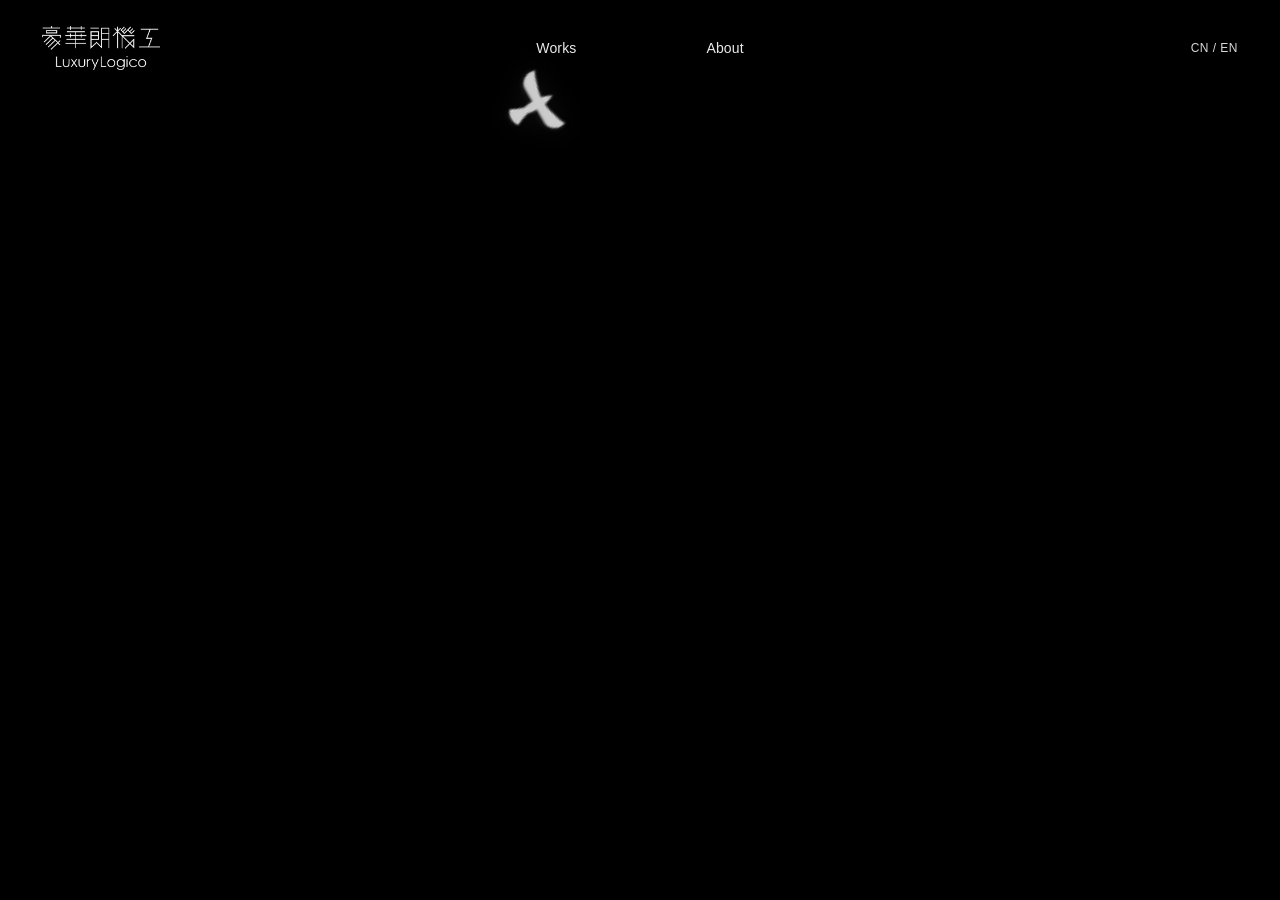
<file: header-bird-motion.html>
<!doctype html>
<html lang="zh-Hant">
<head>
<meta charset="utf-8">
<meta name="viewport" content="width=device-width,initial-scale=1,viewport-fit=cover">
<title>LuxuryLogico — Header Bird Motion</title>
<style>
*{box-sizing:border-box}
html,body{margin:0;min-height:100%;background:#000;color:#fff;font-family:-apple-system,BlinkMacSystemFont,"SF Pro Text","Helvetica Neue",Arial,sans-serif}
body{overflow:hidden}
.site-header{position:relative;width:100%;height:96px;display:flex;align-items:center;justify-content:space-between;padding:0 42px;background:#000}
.brand{display:flex;align-items:center;width:150px}.brand img{display:block;width:118px;height:auto}
.header-nav{position:absolute;left:50%;top:50%;transform:translate(-50%,-50%);display:flex;align-items:center;gap:38px;font-size:14px;font-weight:300;letter-spacing:.01em}
.header-nav a{color:#fff;text-decoration:none;opacity:.92}
.bird-slot{position:relative;width:54px;height:54px;display:grid;place-items:center;cursor:pointer}
.bird-flight{width:47px;height:47px;display:grid;place-items:center;transform-origin:50% 50%;transform-style:preserve-3d;will-change:transform,opacity,filter}
.bird-rig{position:relative;width:47px;height:47px;transform-style:preserve-3d;filter:drop-shadow(0 0 8px rgba(255,255,255,.08))}
.bird-image{position:absolute;inset:0;width:100%;height:100%;object-fit:contain;pointer-events:none;will-change:opacity,transform}
.bird-depth{z-index:0;opacity:.18;filter:blur(.9px) brightness(.45);transform:translate3d(0,2px,-7px)}
.bird-motion{z-index:2;opacity:1;background-image:url('weather-bird-sprite.png');background-size:1000% 2000%;background-repeat:no-repeat;background-position:0 0}.bird-still{z-index:3;opacity:0}
.language{width:150px;text-align:right;font-size:12px;font-weight:300;letter-spacing:.04em;opacity:.85}
.stage{height:calc(100svh - 96px);background:#000}
@media(max-width:700px){
 .site-header{height:76px;padding:0 20px}
 .brand{width:100px}.brand img{width:92px}
 .header-nav{gap:0}.header-nav a{display:none}
 .bird-slot{width:36px;height:36px}.bird-flight,.bird-rig{width:31px;height:31px}
 .language{width:100px;font-size:0}.language:after{content:"";display:inline-block;width:18px;height:14px;background:linear-gradient(#fff,#fff) top/18px 1px no-repeat,linear-gradient(#fff,#fff) bottom/18px 1px no-repeat}
 .stage{height:calc(100svh - 76px)}
}
@media(prefers-reduced-motion:reduce){.bird-flight,.bird-image{transform:none!important}.bird-motion{opacity:0!important}.bird-still{opacity:1!important}}
</style>
</head>
<body>
<header class="site-header">
  <a class="brand" href="#" aria-label="LuxuryLogico 首頁"><img src="embedded-7d630d246b0b.png" alt="豪華朗機工 LuxuryLogico"></a>
  <nav class="header-nav" aria-label="主要選單">
    <a href="#">Works</a>
    <button class="bird-slot" id="birdSlot" type="button" aria-label="重播天氣鳥進場動畫" style="border:0;background:transparent;padding:0">
      <span class="bird-flight" id="birdFlight">
        <span class="bird-rig" id="birdRig" role="img" aria-label="天氣鳥">
          <img class="bird-image bird-depth" id="birdDepth" src="weather-bird-still.png" alt="">
          <span class="bird-image bird-motion" id="birdMotion"></span>
          <img class="bird-image bird-still" id="birdStill" src="weather-bird-final.png" alt="">
        </span>
      </span>
    </button>
    <a href="#">About</a>
  </nav>
  <div class="language">CN / EN</div>
</header>
<main class="stage"></main>
<script>
const birdFlight=document.getElementById('birdFlight');
const birdRig=document.getElementById('birdRig');
const birdDepth=document.getElementById('birdDepth');
const birdMotion=document.getElementById('birdMotion');
const birdStill=document.getElementById('birdStill');
const slot=document.getElementById('birdSlot');
let flightFrame=0;
const spriteColumns=10;
const spriteRows=20;
const spriteFrames=195;

function setBirdFrame(frame){
  const index=((frame%spriteFrames)+spriteFrames)%spriteFrames;
  const column=index%spriteColumns;
  const row=Math.floor(index/spriteColumns);
  birdMotion.style.backgroundPosition=`${column/(spriteColumns-1)*100}% ${row/(spriteRows-1)*100}%`;
}

function bezier(p0,p1,p2,p3,t){
  const u=1-t;
  return u*u*u*p0+3*u*u*t*p1+3*u*t*t*p2+t*t*t*p3;
}

function bezierTangent(p0,p1,p2,p3,t){
  const u=1-t;
  return 3*u*u*(p1-p0)+6*u*t*(p2-p1)+3*t*t*(p3-p2);
}

function smootherstep(t){
  return t*t*t*(t*(t*6-15)+10);
}

function easeOutCubic(t){
  return 1-Math.pow(1-t,3);
}

function phase(from,to,value){
  const n=Math.max(0,Math.min(1,(value-from)/(to-from)));
  return smootherstep(n);
}

function flyToPosition(){
  if(matchMedia('(prefers-reduced-motion: reduce)').matches) return;
  cancelAnimationFrame(flightFrame);
  const startX=-Math.min(innerWidth*.30,360);
  const startY=Math.min(innerHeight*.18,140);
  const curveX=Math.min(innerWidth*.18,210);
  const duration=5400;
  const p0={x:startX,y:startY};
  const p1={x:-curveX*.58,y:startY*.78};
  const p2={x:-curveX*.14,y:-12};
  const p3={x:0,y:0};
  const began=performance.now();
  let previousTime=began;
  let frameCursor=0;

  birdMotion.style.opacity='1';
  birdStill.style.opacity='0';

  function render(now){
    const raw=Math.min(1,(now-began)/duration);
    const elapsed=Math.min(64,Math.max(0,now-previousTime));
    previousTime=now;
    /* 前段有推進力，後段把最後 12% 留給安靜、精準的落位。 */
    const t=raw<.72
      ? .88*easeOutCubic(raw/.72)
      : .88+.12*smootherstep((raw-.72)/.28);
    const x=bezier(p0.x,p1.x,p2.x,p3.x,t);
    const y=bezier(p0.y,p1.y,p2.y,p3.y,t);
    const dx=bezierTangent(p0.x,p1.x,p2.x,p3.x,t);
    const dy=bezierTangent(p0.y,p1.y,p2.y,p3.y,t);

    const align=phase(.54,.94,raw);
    const pathHeading=Math.atan2(dy,dx)*180/Math.PI+90;
    const heading=pathHeading*(1-align);
    /* 姿態只保留一次側傾與一次收勢，避免反覆搖晃造成卡通感。 */
    const pitch=5.5*(1-t)-2.4*Math.sin(Math.PI*phase(.58,.92,raw));
    const roll=-7.5*Math.sin(Math.PI*phase(.04,.66,raw))*(1-align);
    const yawDrift=1.15*Math.sin(Math.PI*phase(.12,.58,raw))*(1-align);
    /* 尺寸先明顯收近，再用很長的尾韻精準縮進 Header 定位。 */
    const scaleProgress=raw<.68
      ? .90*easeOutCubic(raw/.68)
      : .90+.10*smootherstep((raw-.68)/.32);
    const scale=2.32+(1-2.32)*scaleProgress;
    const depth=82*(1-scaleProgress)+6*Math.sin(Math.PI*raw)*(1-align);
    const blur=.38*Math.pow(1-scaleProgress,1.8);
    const opacity=Math.min(1,raw/.075);
    /* 拍翅節奏：近景兩次有力下拍 → 長滑翔 → 落位前收翼減速。 */
    const launch=Math.sin(Math.PI*Math.min(1,raw/.24));
    const brake=Math.sin(Math.PI*Math.max(0,Math.min(1,(raw-.56)/.31)));
    const wingEnergy=Math.max(.10,launch,brake*.92);
    const finalSettle=phase(.88,1,raw);

    let wingSpeed;
    if(raw<.24) wingSpeed=1.52;
    else if(raw<.56) wingSpeed=.22;
    else if(raw<.82) wingSpeed=1.32;
    else if(raw<.92) wingSpeed=.38;
    else wingSpeed=.10;
    frameCursor=(frameCursor+elapsed/30*wingSpeed)%spriteFrames;
    setBirdFrame(Math.floor(frameCursor));

    const wingLift=Math.max(0,Math.sin(frameCursor*.34))*wingEnergy;

    birdFlight.style.transform=`perspective(1300px) translate3d(${x}px,${y}px,${depth}px) rotateZ(${heading+yawDrift}deg) rotateX(${pitch}deg) rotateY(${roll}deg) scale(${scale})`;
    birdFlight.style.filter=`blur(${blur}px)`;
    birdFlight.style.opacity=String(opacity);
    birdMotion.style.opacity=String(1-finalSettle);
    birdStill.style.opacity=String(finalSettle);
    birdRig.style.transform=`translate3d(0,${-1.15*wingLift}px,${2.2*wingLift}px) rotateX(${-2.2*brake}deg) scale(${1+.012*wingLift})`;
    birdDepth.style.opacity=String(.20*(1-finalSettle)*(0.55+0.45*t));

    if(raw<1){
      flightFrame=requestAnimationFrame(render);
    }else{
      birdFlight.style.transform='perspective(1300px) translate3d(0,0,0) rotateZ(0deg) rotateX(0deg) rotateY(0deg) scale(1)';
      birdFlight.style.filter='blur(0)';
      birdMotion.style.opacity='0';
      birdStill.style.opacity='1';
      birdRig.style.transform='translate3d(0,0,0) scale(1)';
      birdDepth.style.opacity='0';
    }
  }
  flightFrame=requestAnimationFrame(render);
}

addEventListener('load',()=>setTimeout(flyToPosition,280),{once:true});
slot.addEventListener('click',flyToPosition);
</script>
</body>
</html>
</file>
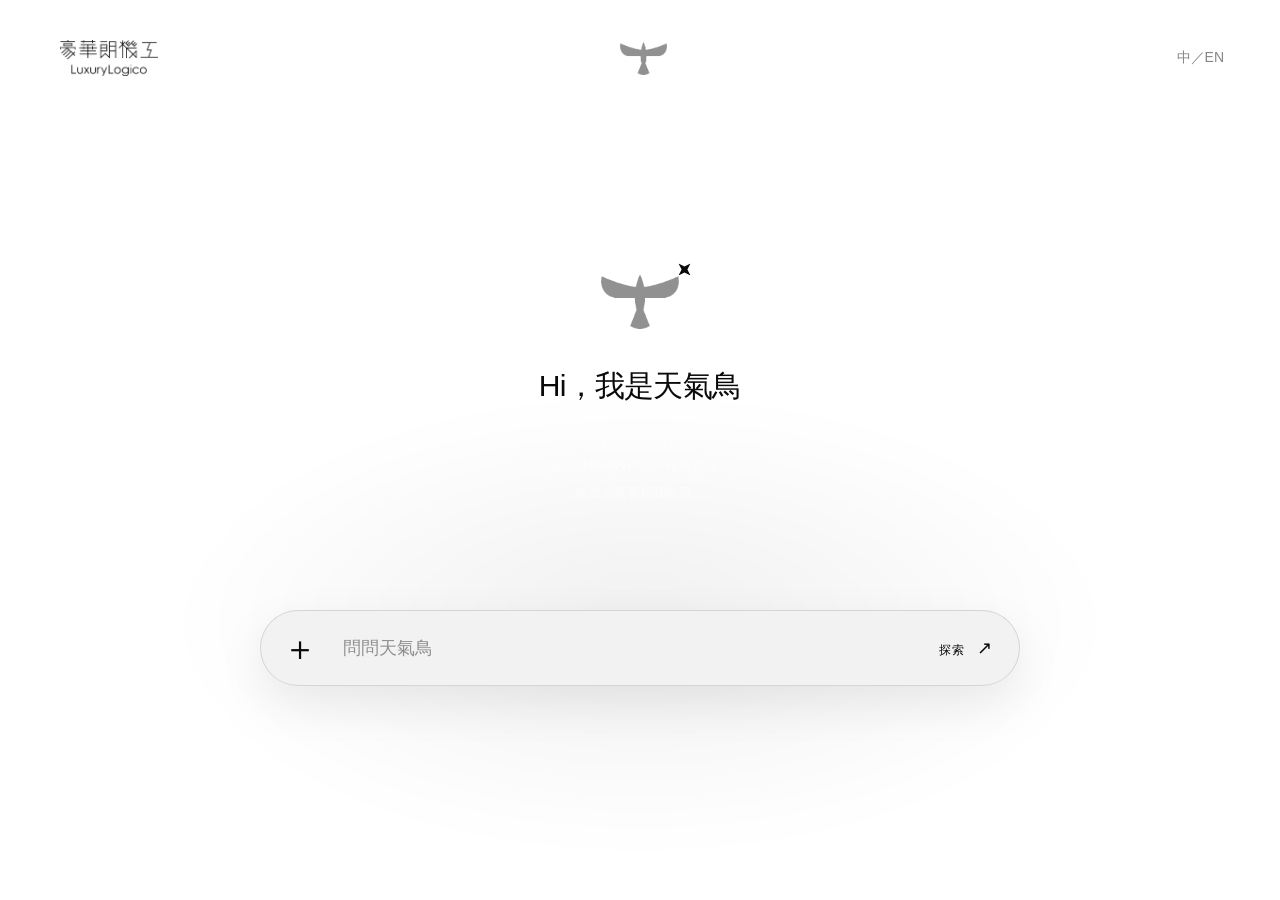
<file: search.html>
<!doctype html>
<html lang="zh-Hant">
<head>
  <meta charset="utf-8">
  <meta name="viewport" content="width=device-width,initial-scale=1,viewport-fit=cover">
  <meta name="theme-color" content="#07070a">
  <meta name="description" content="豪華朗機工 LuxuryLogico 天氣鳥搜尋頁互動示意">
  <title>豪華朗機工｜天氣鳥搜尋測試</title>
  <style>
    :root{--bg:#08090d;--text:#f5f5f7;--muted:rgba(255,255,255,.54);--line:rgba(255,255,255,.15);--violet:#8b5cff;--ease:cubic-bezier(.22,.61,.36,1)}
    *{box-sizing:border-box}
    .sr-only{position:absolute;width:1px;height:1px;padding:0;margin:-1px;overflow:hidden;clip:rect(0,0,0,0);white-space:nowrap;border:0}
    html,body{margin:0;min-height:100%;background:var(--bg);color:var(--text);font-family:-apple-system,BlinkMacSystemFont,"SF Pro Text","Helvetica Neue","Noto Sans TC",Arial,sans-serif}
    body{min-height:100svh;overflow-x:hidden;background:radial-gradient(ellipse 55% 48% at 50% 67%,rgba(47,63,168,.24),transparent 70%),#090a0e}
    button,input{font:inherit;color:inherit}
    button{cursor:pointer}
    .header{position:fixed;z-index:20;inset:0 0 auto;height:76px;display:grid;grid-template-columns:1fr auto 1fr;align-items:center;padding:40px 56px 0 60px;background:linear-gradient(#08090e 34%,rgba(8,9,14,.75) 68%,transparent)}
    .brand{width:98px}.brand img{display:block;width:100%;height:auto}
    .header-nav{display:flex;align-items:center;gap:38px;font-size:16px;font-weight:200;color:#fff}
    .header-nav a{color:inherit;text-decoration:none}.header-nav .bird{width:47px;height:33px;object-fit:contain}
    .lang{justify-self:end;font-size:14px;font-weight:300;color:#fff}
    .back{display:none}
    main{min-height:100svh;display:grid;place-items:center;padding:130px 24px 80px}
    .search-stage{width:min(900px,100%);display:flex;flex-direction:column;align-items:center;position:relative}
    .search-stage::before{content:"";position:absolute;left:50%;top:48%;width:min(960px,105vw);height:460px;transform:translate(-50%,-15%);background:radial-gradient(ellipse,rgba(65,78,190,.27),transparent 69%);filter:blur(22px);pointer-events:none}
    .intro-shell{width:min(610px,76vw);padding:28px;background:transparent;border:0;box-shadow:none;position:relative;z-index:1}
    .intro-card{min-height:380px;padding:68px clamp(46px,7vw,92px) 54px;background:transparent;border:0;display:flex;flex-direction:column;justify-content:center;align-items:center;text-align:center}
    .bird-mark{position:relative;align-self:center;width:78px;height:58px;margin-bottom:35px}
    .bird-mark img{width:100%;height:100%;object-fit:contain;filter:brightness(1.5)}
    .spark{position:absolute;right:-14px;top:-12px;width:17px;height:17px;transform:rotate(45deg);background:var(--violet);clip-path:polygon(50% 0,62% 38%,100% 50%,62% 62%,50% 100%,38% 62%,0 50%,38% 38%);filter:drop-shadow(0 0 8px rgba(139,92,255,.7));animation:spark 2.8s ease-in-out infinite}
    @keyframes spark{50%{transform:rotate(75deg) scale(.75);opacity:.65}}
    h1{font-size:clamp(25px,2.35vw,34px);font-weight:390;letter-spacing:-.025em;margin:0 0 22px}
    .intro-card p{font-size:clamp(12px,1.05vw,15px);line-height:1.9;color:rgba(255,255,255,.62);margin:0}
    .search-form{position:relative;z-index:2;width:min(760px,88vw);height:76px;margin-top:10px;border:1px solid rgba(255,255,255,.06);border-radius:999px;background:#242426;display:grid;grid-template-columns:52px 1fr auto;align-items:center;padding:0 22px;box-shadow:0 20px 52px rgba(13,20,88,.2);transition:border-color .25s,box-shadow .25s}
    .search-form:focus-within{border-color:rgba(139,92,255,.65);box-shadow:0 20px 65px rgba(65,52,180,.22),0 0 0 4px rgba(139,92,255,.06)}
    .plus{font-size:34px;font-weight:200;color:rgba(255,255,255,.76);line-height:1;text-align:left}
    .search-input{width:100%;border:0;outline:0;background:transparent;font-size:18px;font-weight:350;padding:0 8px;color:#fff}
    .search-input::placeholder{color:rgba(255,255,255,.45)}
    .submit{border:0;background:transparent;padding:10px 4px 10px 22px;color:rgba(255,255,255,.73);font-size:12px;letter-spacing:.07em;text-transform:uppercase}
    .submit::after{content:"↗";font-size:18px;margin-left:12px}
    .examples{position:relative;z-index:2;display:flex;gap:8px;flex-wrap:wrap;justify-content:center;margin-top:27px;opacity:0;transform:translateY(8px);pointer-events:none;transition:.45s var(--ease)}
    .examples.show{opacity:1;transform:none;pointer-events:auto}
    .examples button{border:1px solid rgba(255,255,255,.13);border-radius:999px;background:rgba(9,9,12,.72);padding:9px 14px;font-size:10px;color:rgba(255,255,255,.58)}
    .status{position:relative;z-index:2;height:22px;margin-top:17px;font-size:10px;color:var(--muted);letter-spacing:.1em;text-transform:uppercase}
    .menu{display:none}
    @media(max-width:720px){
      .header{height:76px;padding:52px 16px 0 19px;grid-template-columns:1fr auto 1fr;background:#08090d}
      .brand{width:67.2px}.header-nav a{display:none}.header-nav{gap:0}.header-nav .bird{width:24px;height:17px}.lang{display:none}
      .menu{display:flex;justify-self:end;width:14px;height:7px;flex-direction:column;justify-content:space-between;border:0;padding:0;background:none}.menu span{width:100%;height:1px;background:#fff}
      main{padding:104px 18px 48px;align-items:center}
      .search-stage{width:100%}.intro-shell{width:min(100%,430px);padding:14px}.intro-card{min-height:330px;padding:50px 28px 42px}
      .bird-mark{width:64px;height:48px;margin-bottom:26px}h1{font-size:27px}.intro-card p{font-size:13px}
      .search-form{width:100%;height:64px;padding:0 17px;grid-template-columns:42px 1fr auto}.plus{font-size:29px}.search-input{font-size:15px}.submit{font-size:0;padding-left:10px}.submit::after{font-size:20px;margin-left:0}
    }
    @media(max-height:700px){main{padding-top:90px}.intro-card{min-height:300px;padding-top:38px;padding-bottom:36px}.bird-mark{margin-bottom:20px}}
    @media(prefers-reduced-motion:reduce){*{animation:none!important;transition:none!important}}
  </style>
<link rel="stylesheet" href="light-theme.css">
</head>
<body>
  <header class="header">
    <a class="brand" href="index.html" aria-label="返回版本選擇"><img src="embedded-7d630d246b0b.png" alt="豪華朗機工 LuxuryLogico"></a>
    <nav class="header-nav" aria-label="主要選單"><a href="left.html">Works</a><img class="bird" src="embedded-cacb32ca5c6c.png" alt="天氣鳥搜尋"><a href="organization.html">About</a></nav>
    <div class="lang">中／EN</div>
    <button class="menu" type="button" aria-label="選單"><span></span><span></span></button>
  </header>
  <main>
    <section class="search-stage" aria-labelledby="searchTitle">
      <div class="intro-shell"><div class="intro-card">
        <div class="bird-mark"><img src="embedded-cacb32ca5c6c.png" alt="天氣鳥"><span class="spark"></span></div>
        <h1 id="searchTitle">Hi，我是天氣鳥</h1>
        <p>有什麼想探索的嗎？<br>我可以幫你找作品、推薦靈感，<br>或帶你看看相關內容。</p>
      </div></div>
      <form class="search-form" id="searchForm"><span class="plus" aria-hidden="true">＋</span><label class="sr-only" for="searchInput"></label><input class="search-input" id="searchInput" autocomplete="off" placeholder="問問天氣鳥" aria-label="輸入想搜尋的內容"><button class="submit" type="submit">探索</button></form>
      <div class="examples" id="examples"><button type="button">推薦互動裝置作品</button><button type="button">探索光與聲音</button><button type="button">找公共藝術</button></div>
      <div class="status" id="status" aria-live="polite"></div>
    </section>
  </main>
  <script>
    const form=document.getElementById('searchForm'),input=document.getElementById('searchInput'),status=document.getElementById('status'),examples=document.getElementById('examples');
    function search(text){
      if(!text.trim()){input.focus();return}
      const from=new URLSearchParams(location.search).get('from');
      const target=from==='mobile'||(!from&&matchMedia('(max-width:720px)').matches)?'central.html':'left.html';
      status.textContent='正在前往搜尋結果…';
      location.href=target+'?q='+encodeURIComponent(text.trim());
    }
    form.addEventListener('submit',e=>{e.preventDefault();search(input.value)});
    examples.addEventListener('click',e=>{if(e.target.matches('button')){input.value=e.target.textContent;search(input.value)}});
  </script>
  <script src="https://mcp.figma.com/mcp/html-to-design/capture.js" async></script>
</body>
</html>
</file>
<file: light-theme.css>
:root{--bg:#fff!important;--fg:#0a0a0a!important;--text:#0a0a0a!important;--muted:rgba(0,0,0,.48)!important;--line:rgba(0,0,0,.16)!important;--faint:rgba(0,0,0,.12)!important;--panel:#f5f5f5!important}
html,body{background:#fff!important;color:#0a0a0a!important}
.preview-index p{color:rgba(0,0,0,.48)!important}
.preview-index nav{display:grid!important;gap:12px!important}
.preview-index nav a{display:flex!important;align-items:center!important;justify-content:space-between!important;min-height:62px!important;padding:0 20px!important;border:1px solid rgba(0,0,0,.2)!important;border-radius:999px!important;color:#0a0a0a!important;background:#fff!important;text-decoration:none!important;pointer-events:auto!important}
.preview-index nav a span{color:rgba(0,0,0,.5)!important}
.preview-index nav a:hover,.preview-index nav a:active{background:#f2f2f2!important;border-color:rgba(0,0,0,.48)!important}
header,.header,.site-header{color:#0a0a0a!important;background:linear-gradient(#fff 42%,rgba(255,255,255,.9) 74%,rgba(255,255,255,0))!important}
.brand img,.header-nav img,.nav img,.site-nav img,.nav-bird,.explore-button img,.bird-mark img,.ai-title img{filter:invert(1)!important}
.lang,.language,.eyebrow,.date,.arrow,.detail-kind{color:rgba(0,0,0,.48)!important}
.menu i,.menu span,.menu-button::before,.menu-button::after,.mobile-menu-button span{background:#0a0a0a!important}
.mobile-menu-panel{background:rgba(255,255,255,.98)!important;color:#0a0a0a!important}
.project-categories button,.tab,.subtab,.page-btn,.examples button{color:rgba(0,0,0,.48)!important;border-color:rgba(0,0,0,.16)!important;background:transparent!important}
.project-categories button:hover,.project-categories button.active,.tab:hover,.tab.active,.subtab:hover,.subtab.active,.page-btn:hover,.page-btn.active,.examples button:hover{color:#0a0a0a!important;border-color:rgba(0,0,0,.48)!important;background:rgba(0,0,0,.045)!important}
.row:hover{background:rgba(0,0,0,.035)!important}
body:has(.search-stage){background:#fff!important}
.search-stage::before{background:radial-gradient(ellipse,rgba(0,0,0,.06),transparent 69%)!important}
.spark{background:#0a0a0a!important;filter:none!important}
.search-form{background:#f2f2f2!important;border-color:rgba(0,0,0,.12)!important;box-shadow:0 18px 48px rgba(0,0,0,.08)!important}
.search-input,.search-input::placeholder,.submit,.plus{color:#0a0a0a!important}.search-input::placeholder{opacity:.42}
.explore-button{color:#0a0a0a!important;background:rgba(255,255,255,.92)!important;border-color:rgba(0,0,0,.3)!important}
.explore-button:hover{border-color:#0a0a0a!important;box-shadow:0 0 28px rgba(0,0,0,.1)!important}
.ai-panel{color:#0a0a0a!important;background:rgba(255,255,255,.97)!important;border-color:rgba(0,0,0,.16)!important;box-shadow:0 24px 70px rgba(0,0,0,.13)!important}
.ai-header,.ai-input-area{border-color:rgba(0,0,0,.1)!important}.message{background:#f2f2f2!important;color:#0a0a0a!important}.message.user{background:#e7e7e7!important}
.quick-option{border-color:rgba(0,0,0,.14)!important;color:#0a0a0a!important}.quick-option:hover{background:#0a0a0a!important;color:#fff!important}
.ai-input{background:#f2f2f2!important;color:#0a0a0a!important}.send{background:#0a0a0a!important;color:#fff!important}
.hero p,.detail-copy p,.panel-copy p{color:rgba(0,0,0,.62)!important}
.detail-media,.work-thumb,.work-hero-image{background:#f2f2f2!important}.detail-media img,.work-thumb img,.work-hero-image img{filter:brightness(1)!important}
.external{color:#0a0a0a!important;border-color:rgba(0,0,0,.4)!important}.field input,.field textarea{color:#0a0a0a!important}
.submit{border-color:rgba(0,0,0,.4)!important;color:#0a0a0a!important}.submit:hover{background:#0a0a0a!important;color:#fff!important}
.org-visual,.profile-visual,.member-image{background:#f1f1f1!important}.portrait-placeholder{background:linear-gradient(145deg,#e3e3e3,#c6c6c6 58%,#ababab)!important}
.portrait-placeholder::before{background:linear-gradient(145deg,#bdbdbd,#8a8a8a 68%,#747474)!important}.portrait-placeholder::after{background:linear-gradient(145deg,#ababab,#777 68%,#626262)!important}
.profile-visual::after{background:linear-gradient(90deg,rgba(255,255,255,.08),transparent 35%),linear-gradient(0deg,rgba(255,255,255,.28),transparent 35%)!important}
.wrap p{color:rgba(0,0,0,.52)!important}.wrap a{color:#0a0a0a!important;border-color:rgba(0,0,0,.18)!important;background:#fff!important}.wrap a:hover,.wrap a:active{background:#f2f2f2!important;border-color:rgba(0,0,0,.4)!important}
@media(max-width:720px){header,.header,.site-header{background:#fff!important}}
</file>
